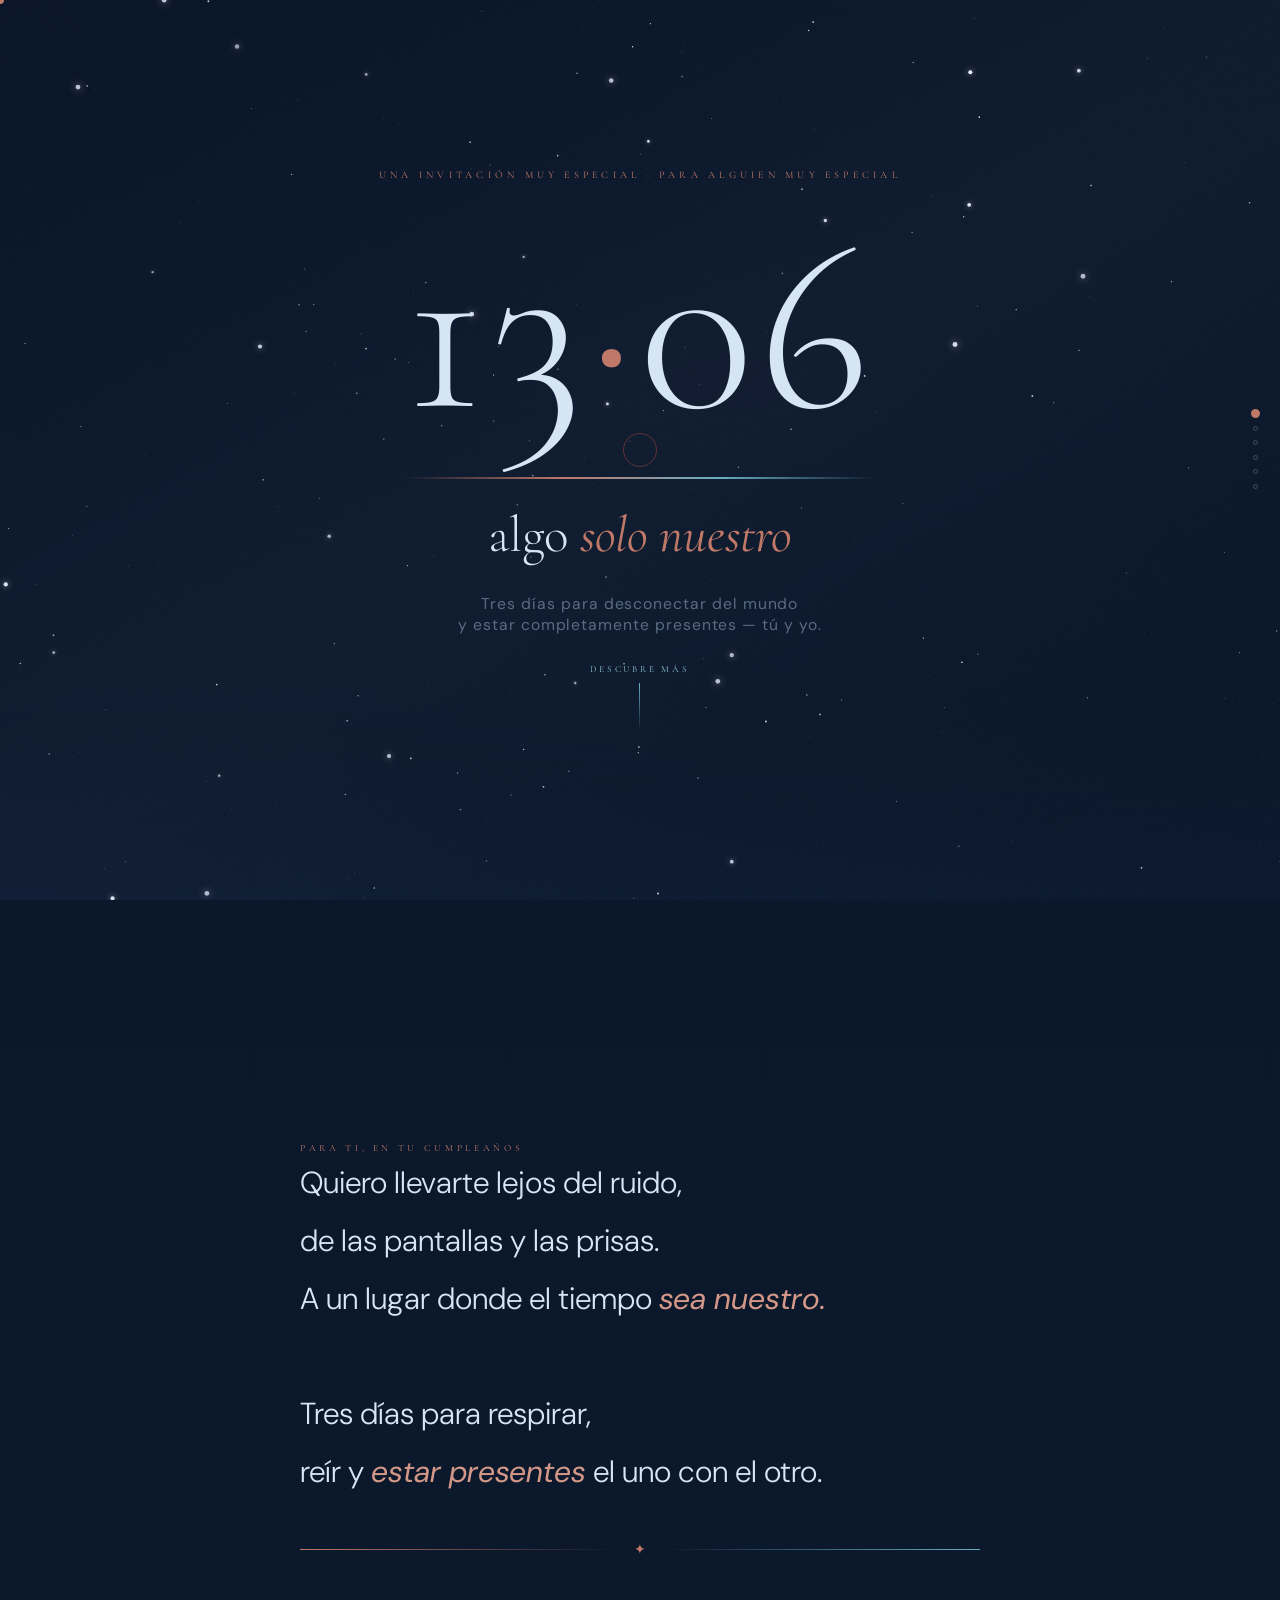
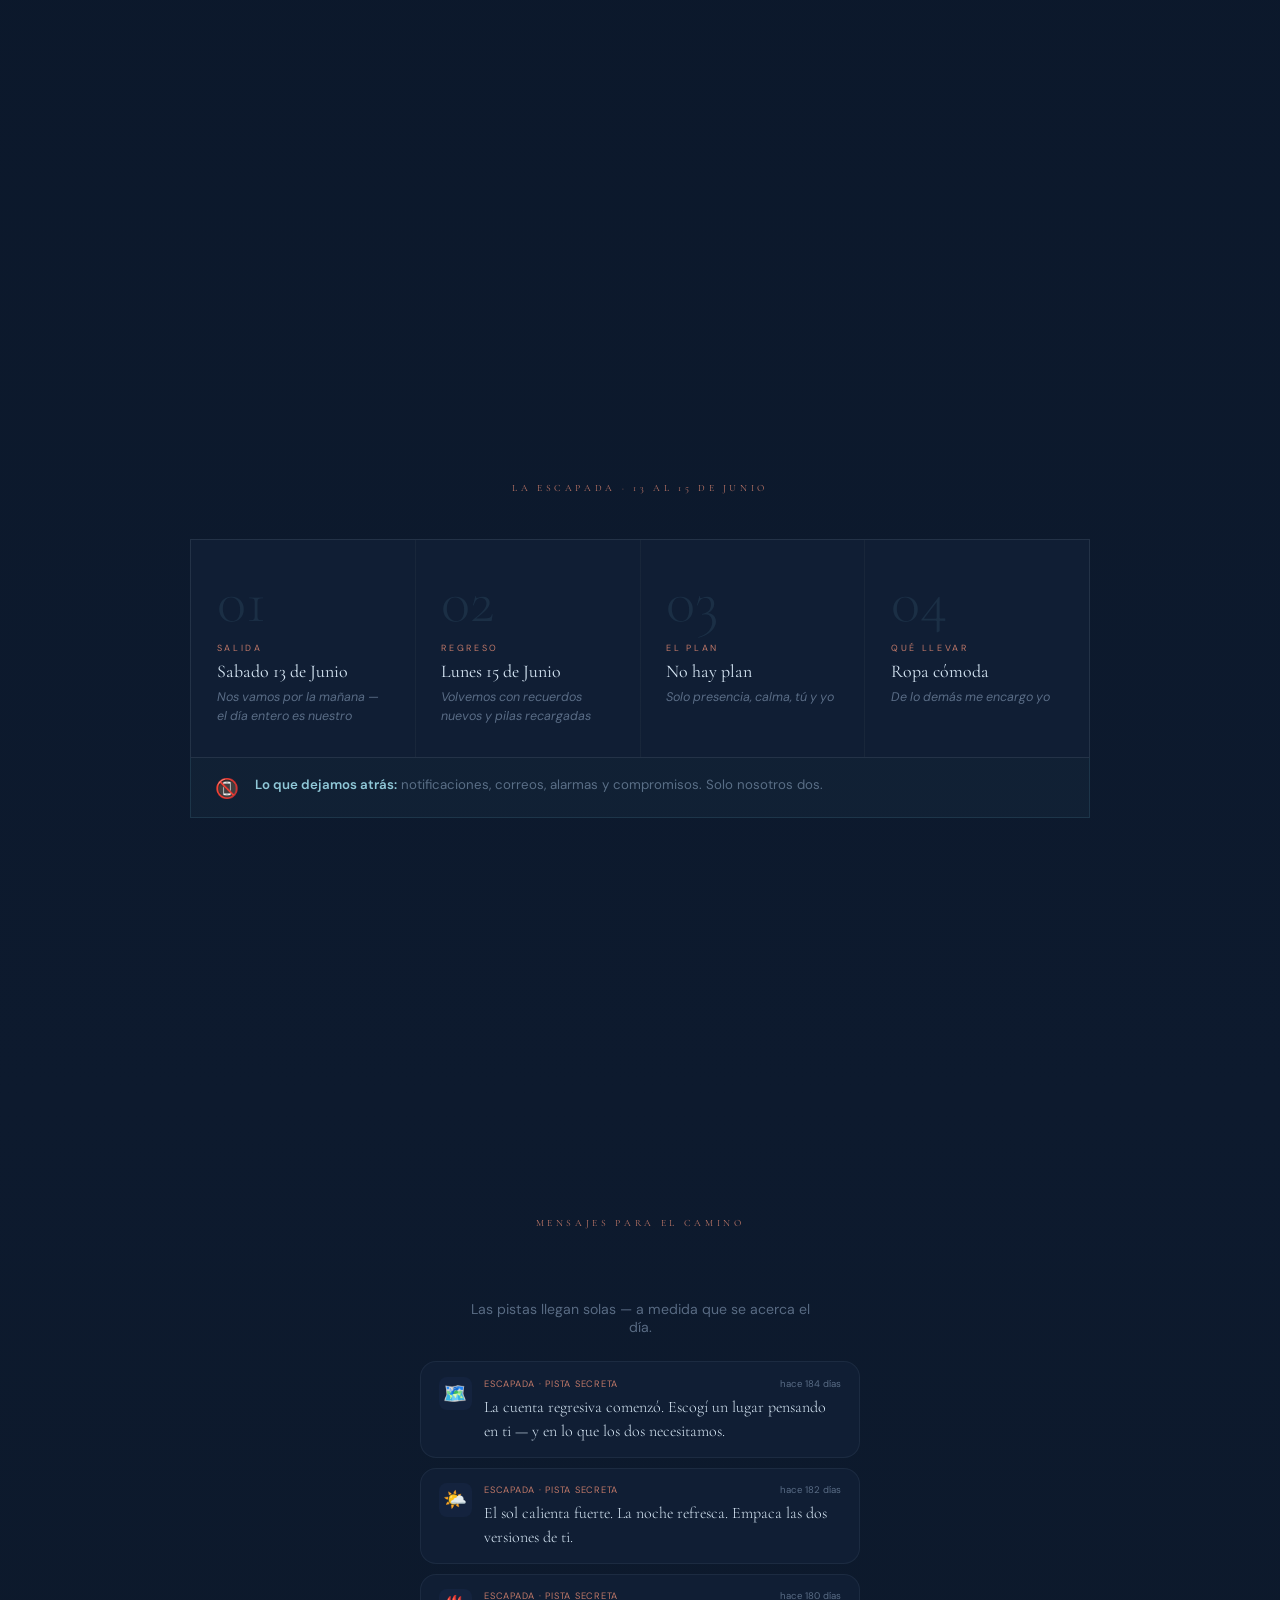
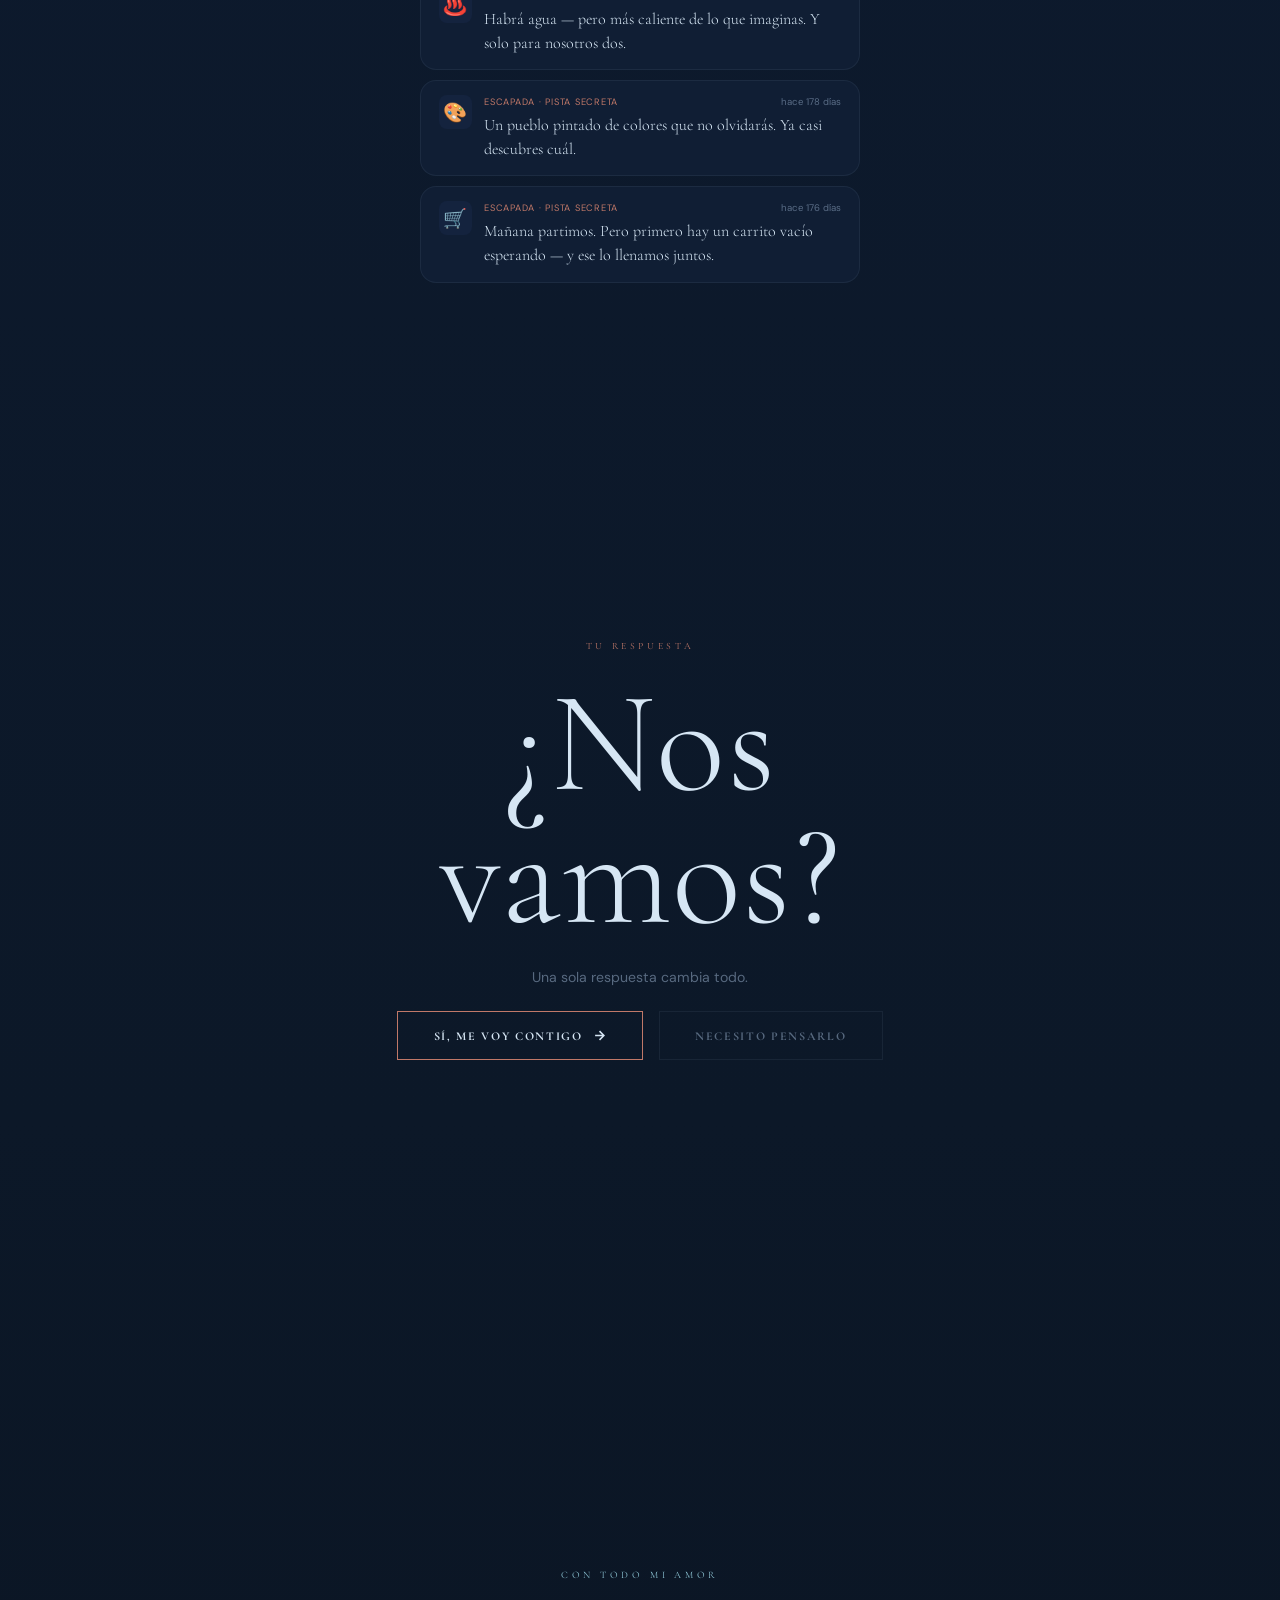
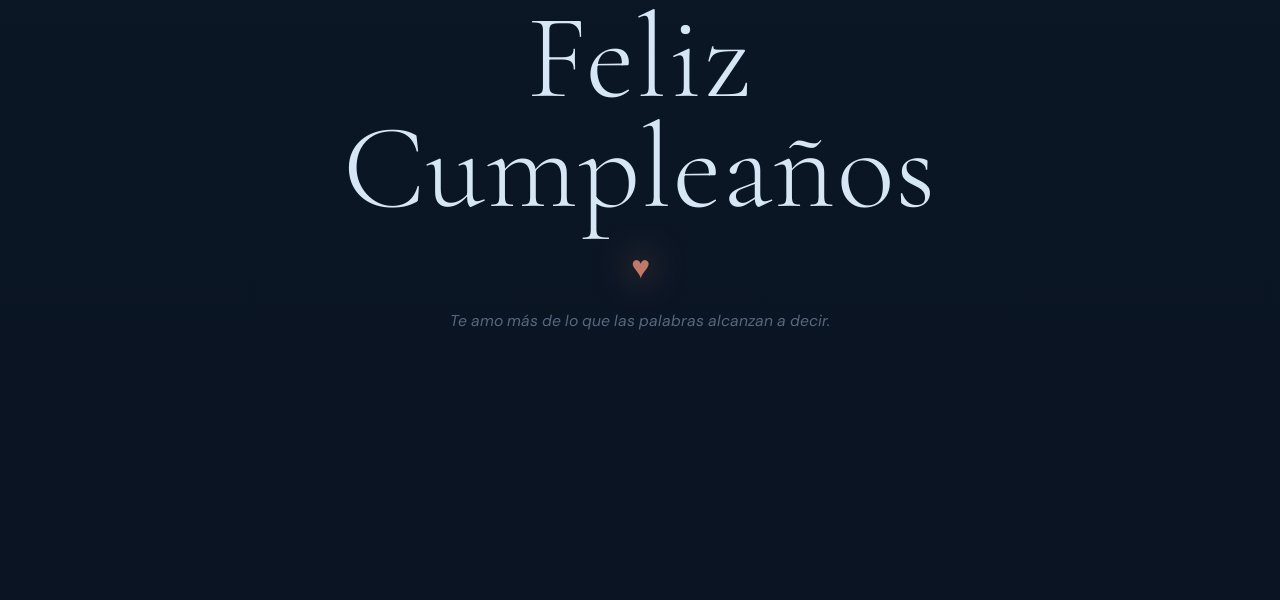
<file: index.html>
<!DOCTYPE html>
<html lang="es">
<head>
<meta charset="UTF-8"/>
<meta name="viewport" content="width=device-width, initial-scale=1.0"/>
<title>Solo Nosotros · 13·06</title>
<link rel="preconnect" href="https://fonts.googleapis.com"/>
<link href="https://fonts.googleapis.com/css2?family=Cormorant+Garamond:ital,wght@0,300;0,400;0,600;1,300;1,400&family=DM+Sans:ital,wght@0,300;0,400;0,500;1,300;1,400&display=swap" rel="stylesheet"/>
<link rel="stylesheet" href="styles.css"/>
</head>
<body>

<div id="cur"></div>
<div id="cur-ring"></div>
<div id="bar"></div>
<nav id="dots"></nav>
<canvas id="bg"></canvas>
<div id="toast"></div>

<!-- MODAL ─ Packing list -->
<div class="modal-overlay" id="modal">
  <div class="modal">
    <button class="modal-close" onclick="closeModal()">&times;</button>
    <span class="modal-ey">Antes de partir…</span>
    <h3 class="modal-title">Tu lista secreta</h3>
    <p class="modal-hint">No preguntes por qué. Solo confía.</p>
    <div class="modal-photo">
      <img src="photo.jpg" alt="Nosotros"/>
    </div>
    <div class="modal-items">
      <div class="modal-item">
        <span class="modal-icon">🧴</span>
        <div>
          <span class="modal-item-name">Protección solar</span>
          <span class="modal-item-clue">Puede que el sol nos encuentre…</span>
        </div>
      </div>
      <div class="modal-item">
        <span class="modal-icon">🕶️</span>
        <div>
          <span class="modal-item-name">Gafas de sol</span>
          <span class="modal-item-clue">Para lo que brilla, mejor ir preparado.</span>
        </div>
      </div>
      <div class="modal-item" data-unlock="7">
        <span class="modal-icon">🧥</span>
        <div>
          <span class="modal-item-name">Chaqueta</span>
          <span class="modal-item-clue">Las noches allá tienen su propia temperatura.</span>
        </div>
      </div>
      <div class="modal-item" data-unlock="5">
        <span class="modal-icon">🩳</span>
        <div>
          <span class="modal-item-name">Pantaloneta</span>
          <span class="modal-item-clue">No es la piscina — el agua está más caliente de lo que imaginas.</span>
        </div>
      </div>
      <div class="modal-item">
        <span class="modal-icon">📖</span>
        <div>
          <span class="modal-item-name">Scrabble</span>
          <span class="modal-item-clue">Triple puntuación: escapada, contigo, perfecta.</span>
        </div>
      </div>
      <div class="modal-item">
        <span class="modal-icon">🍳</span>
        <div>
          <span class="modal-item-name">Delantal</span>
          <span class="modal-item-clue">El menú lo decidimos juntos — pasillo a pasillo.</span>
        </div>
      </div>
      <div class="modal-item">
        <span class="modal-icon">⚡</span>
        <div>
          <span class="modal-item-name">Muchas ganas</span>
          <span class="modal-item-clue">Lo más importante de todo.</span>
        </div>
      </div>
    </div>
    <button class="btn btn-primary modal-btn" onclick="closeModal()"><span>Entendido —</span></button>
  </div>
</div>

<!-- S0 ─ HERO -->
<section id="s0">
  <div class="hero-wrap">
    <p class="hero-ey">Una invitación muy especial · para alguien muy especial</p>
    <h1 class="hero-date" id="heroDate">13<span class="hero-sep">·</span>06</h1>
    <p class="hero-claim">algo <em>solo nuestro</em></p>
    <p class="hero-sub">
      Tres días para desconectar del mundo<br/>
      y estar completamente presentes — tú y yo.
    </p>
    <div class="scroll-cue">
      <span>descubre más</span>
      <div class="scroll-line"></div>
    </div>
  </div>
</section>

<!-- S1 ─ MENSAJE -->
<section id="s1">
  <div class="msg-wrap">
    <span class="eyebrow">Para ti, en tu cumpleaños</span>
    <p class="msg-body">
      <span class="ml">Quiero llevarte lejos del ruido,</span>
      <span class="ml">de las pantallas y las prisas.</span>
      <span class="ml">A un lugar donde el tiempo <em>sea nuestro.</em></span>
      <span class="ml">&nbsp;</span>
      <span class="ml">Tres días para respirar,</span>
      <span class="ml">reír y <em>estar presentes</em> el uno con el otro.</span>
    </p>
    <div class="divider">
      <div class="div-line div-line--l"></div>
      <span class="div-glyph">✦</span>
      <div class="div-line div-line--r"></div>
    </div>
  </div>
</section>

<!-- S2 ─ DETALLES -->
<section id="s2">
  <span class="eyebrow sec-ey">La escapada · 13 al 15 de Junio</span>
  <div class="cards-grid">
    <div class="card tilt-card">
      <div class="card-num">01</div>
      <span class="card-label">Salida</span>
      <div class="card-val">Sabado 13 de Junio</div>
      <p class="card-note">Nos vamos por la mañana — el día entero es nuestro</p>
    </div>
    <div class="card tilt-card">
      <div class="card-num">02</div>
      <span class="card-label">Regreso</span>
      <div class="card-val">Lunes 15 de Junio</div>
      <p class="card-note">Volvemos con recuerdos nuevos y pilas recargadas</p>
    </div>
    <div class="card tilt-card">
      <div class="card-num">03</div>
      <span class="card-label">El plan</span>
      <div class="card-val">No hay plan</div>
      <p class="card-note">Solo presencia, calma, tú y yo</p>
    </div>
    <div class="card tilt-card">
      <div class="card-num">04</div>
      <span class="card-label">Qué llevar</span>
      <div class="card-val">Ropa cómoda</div>
      <p class="card-note">De lo demás me encargo yo</p>
    </div>
  </div>
  <div class="info-strip">
    <span class="strip-icon">📵</span>
    <div>
      <strong>Lo que dejamos atrás:</strong> notificaciones, correos, alarmas y compromisos. Solo nosotros dos.
    </div>
  </div>
</section>

<!-- S-CLUES ─ PISTAS -->
<section id="s-clues">
  <span class="eyebrow sec-ey">Mensajes para el camino</span>
  <p class="clues-sub">Las pistas llegan solas — a medida que se acerca el día.</p>
  <div class="notif-feed" id="notifFeed"></div>
</section>

<!-- S3 ─ RSVP -->
<section id="s3">
  <span class="eyebrow">Tu respuesta</span>
  <h2 class="rsvp-q">¿Nos<br/>vamos?</h2>
  <p class="rsvp-hint">Una sola respuesta cambia todo.</p>
  <div class="btn-group" id="btnGroup">
    <button class="btn btn-primary magnetic" onclick="rsvp(true)">
      <span>Sí, me voy contigo</span>
      <svg viewBox="0 0 24 24" fill="none" stroke="currentColor" stroke-width="2.5" aria-hidden="true"><path d="M5 12h14M12 5l7 7-7 7"/></svg>
    </button>
    <button class="btn btn-ghost magnetic" onclick="rsvp(false)">
      <span>Necesito pensarlo</span>
    </button>
  </div>
  <div class="rsvp-resp" id="rsvpResp">
    <div class="resp-icon" id="respIcon"></div>
    <p class="resp-tx" id="respTx"></p>
    <p class="resp-sb" id="respSb"></p>
    <button class="btn btn-sm" id="packBtn" onclick="openModal()" style="display:none"><span>Ver qué llevar →</span></button>
    <button class="btn-reset" id="resetBtn" onclick="rsvpReset()" style="display:none">← Cambiar respuesta</button>
  </div>
</section>

<!-- S4 ─ CIERRE -->
<section id="s4">
  <p class="cl-pre">Con todo mi amor</p>
  <h2 class="cl-main">Feliz<br/>Cumpleaños</h2>
  <div class="cl-heart">♥</div>
  <p class="cl-sign">Te amo más de lo que las palabras alcanzan a decir.</p>
</section>

<script src="script.js"></script>
</body>
</html>
</file>
<file: styles.css>
/* ══════════════════════════════════════
   TOKENS
══════════════════════════════════════ */
:root {
  --bg:       #0c1a2c;
  --surface:  #101e34;
  --surface2: #14233e;
  --text:     #d6e6f4;
  --muted:    rgba(185,210,238,.44);
  --amber:    #c07868;
  --amber-lt: #d49888;
  --teal:     #6aaec4;
  --teal-lt:  #90c8d8;
  --border:   rgba(185,210,238,.07);
  --fh: 'Cormorant Garamond', serif;
  --fb: 'DM Sans', sans-serif;
  --ease: cubic-bezier(.16,1,.3,1);
}

*,*::before,*::after { box-sizing: border-box; margin: 0; padding: 0; }
html { scroll-behavior: smooth; scroll-snap-type: y mandatory; }
body {
  background: linear-gradient(180deg,#0a1628 0%,#0d1a2e 50%,#0c1828 80%,#0a1422 100%);
  color: var(--text);
  font-family: var(--fb);
  overflow-x: hidden;
  cursor: none;
}

/* ── Cursor ── */
#cur {
  position: fixed; width: 8px; height: 8px;
  background: var(--amber); border-radius: 50%;
  pointer-events: none; z-index: 9999;
  transform: translate(-50%,-50%);
  transition: width .2s var(--ease), height .2s var(--ease), background .2s;
}
#cur.big { width: 14px; height: 14px; background: var(--amber-lt); }
#cur-ring {
  position: fixed; width: 34px; height: 34px;
  border: 1px solid rgba(240,90,58,.35); border-radius: 50%;
  pointer-events: none; z-index: 9998;
  transform: translate(-50%,-50%);
}
@media(hover:none){ #cur,#cur-ring{ display:none; } body{ cursor:auto; } }

/* ── Canvas ── */
#bg { position: fixed; inset: 0; z-index: 0; pointer-events: none; }

/* ── Progress bar ── */
#bar {
  position: fixed; top: 0; left: 0; height: 2px; width: 0;
  background: linear-gradient(90deg, var(--teal), var(--amber));
  z-index: 1000; transition: width .1s linear;
}

/* ── Nav dots ── */
#dots {
  position: fixed; right: 1.4rem; top: 50%;
  transform: translateY(-50%);
  display: flex; flex-direction: column; gap: .6rem; z-index: 200;
}
.dot {
  width: 5px; height: 5px; border-radius: 50%;
  border: 1px solid rgba(237,240,236,.22);
  background: transparent; cursor: pointer;
  transition: all .3s var(--ease);
}
.dot.on { background: var(--amber); border-color: var(--amber); transform: scale(1.8); }
@media(max-width:500px){ #dots{ right:.6rem; } }

/* ── Section base ── */
section {
  position: relative; z-index: 1;
  min-height: 100svh; scroll-snap-align: start;
  display: flex; flex-direction: column;
  align-items: center; justify-content: center;
  padding: clamp(2.5rem,6vw,5rem) clamp(1.2rem,5vw,2rem); overflow: hidden;
}

/* ══════════════════════════════════════
   S0 — HERO
══════════════════════════════════════ */
#s0 { text-align: center; gap: 1.8rem; }

.hero-wrap {
  display: flex; flex-direction: column;
  align-items: center; gap: clamp(1rem,3vw,1.8rem);
  will-change: transform;
}

.hero-ey {
  font-family: var(--fh);
  font-size: .63rem; letter-spacing: .42em; text-transform: uppercase;
  color: var(--amber);
  opacity: 0; animation: fup .9s var(--ease) forwards .25s;
}

.hero-date {
  font-family: var(--fh); font-size: clamp(4.5rem,22vw,15rem);
  font-weight: 300; line-height: 1; letter-spacing: .02em;
  color: var(--text); white-space: nowrap;
  opacity: 0; animation: fup 1.1s var(--ease) forwards .45s;
  position: relative; display: inline-block;
  padding-bottom: .12em;
}
.hero-date::after {
  content: '';
  position: absolute; bottom: 0; left: 0; right: 0; height: 2px;
  background: linear-gradient(90deg, transparent, var(--amber), var(--teal), transparent);
}
.hero-sep { color: var(--amber); }

.hero-claim {
  font-family: var(--fh); font-size: clamp(1.6rem,5.5vw,3.2rem);
  font-weight: 300; line-height: 1.1; color: var(--text);
  opacity: 0; animation: fup 1s var(--ease) forwards .7s;
}
.hero-claim em { font-style: italic; font-weight: 400; color: var(--amber); }

.hero-sub {
  font-size: clamp(.82rem,2vw,.98rem); color: var(--muted); letter-spacing: .06em;
  opacity: 0; animation: fup .9s var(--ease) forwards .95s;
}

.scroll-cue {
  display: flex; flex-direction: column; align-items: center; gap: .5rem;
  opacity: 0; animation: fup .8s var(--ease) forwards 1.4s;
}
.scroll-cue span { font-family: var(--fh); font-size: .58rem; letter-spacing: .3em; text-transform: uppercase; color: var(--teal-lt); }
.scroll-line { width: 1px; height: 48px; background: linear-gradient(to bottom, var(--teal), transparent); animation: pulse-ln 2s ease-in-out infinite; }

/* ══════════════════════════════════════
   SHARED — Eyebrow & divider
══════════════════════════════════════ */
.eyebrow {
  display: block; font-family: var(--fh);
  font-size: .6rem; letter-spacing: .38em; text-transform: uppercase;
  color: var(--amber);
  transform: translateX(-14px); opacity: 0;
  transition: transform .8s var(--ease), opacity .8s ease;
}
.vis .eyebrow { transform: none; opacity: 1; }

.divider {
  display: flex; align-items: center; gap: 1rem; margin-top: 2.5rem;
  transform: scaleX(0); opacity: 0; transform-origin: left;
  transition: transform 1s var(--ease) .75s, opacity .9s ease .75s;
}
.vis .divider { transform: scaleX(1); opacity: 1; }
.div-line { flex: 1; height: 1px; }
.div-line--l { background: linear-gradient(90deg, var(--amber), transparent); }
.div-line--r { background: linear-gradient(90deg, transparent, var(--teal)); }
.div-glyph { color: var(--amber); font-size: .85rem; flex-shrink: 0; }

/* ══════════════════════════════════════
   S1 — MENSAJE
══════════════════════════════════════ */
.msg-wrap { max-width: 680px; width: 100%; }

.msg-body {
  font-size: clamp(1.18rem,3.2vw,1.9rem);
  font-weight: 300; line-height: 1.9; color: var(--text);
}
.msg-body em { font-style: italic; font-weight: 400; color: var(--amber-lt); }

.ml {
  display: block; transform: translateY(22px); opacity: 0;
  transition: transform .85s var(--ease), opacity .85s ease;
}
.vis .ml { transform: none; opacity: 1; }
.vis .ml:nth-child(1){ transition-delay:.04s }
.vis .ml:nth-child(2){ transition-delay:.13s }
.vis .ml:nth-child(3){ transition-delay:.22s }
.vis .ml:nth-child(4){ transition-delay:.31s }
.vis .ml:nth-child(5){ transition-delay:.40s }
.vis .ml:nth-child(6){ transition-delay:.50s }
.vis .ml:nth-child(7){ transition-delay:.60s }

/* ══════════════════════════════════════
   S2 — DETALLES
══════════════════════════════════════ */
#s2 { gap: 0; }
.sec-ey { margin-bottom: 2.8rem; }

.cards-grid {
  display: grid;
  grid-template-columns: repeat(auto-fit, minmax(200px,1fr));
  gap: 1px; width: 100%; max-width: 900px;
  background: var(--border);
  border: 1px solid var(--border);
}

.card {
  background: var(--surface);
  padding: clamp(1.2rem,3vw,2rem) clamp(1rem,2.5vw,1.6rem);
  position: relative; overflow: hidden;
  transform: translateY(28px); opacity: 0;
  transition: transform .75s var(--ease), opacity .75s ease,
              box-shadow .3s ease, background .3s;
  transform-style: preserve-3d;
  cursor: default;
}
.vis .card { transform: translateY(0); opacity: 1; }
.vis .card:nth-child(1){ transition-delay:.04s }
.vis .card:nth-child(2){ transition-delay:.12s }
.vis .card:nth-child(3){ transition-delay:.20s }
.vis .card:nth-child(4){ transition-delay:.28s }

.card::before {
  content: ''; position: absolute; top: 0; left: 0; right: 0; height: 2px;
  background: linear-gradient(90deg, var(--amber), var(--teal));
  transform: scaleX(0); transform-origin: left;
  transition: transform .4s var(--ease);
}
.card:hover::before { transform: scaleX(1); }
.card:hover { background: var(--surface2); box-shadow: 0 12px 40px rgba(0,0,0,.5); }

.card-num {
  font-family: var(--fh); font-size: clamp(2rem,6vw,3.8rem); font-weight: 300;
  line-height: 1; color: rgba(106,174,196,.12);
  user-select: none; margin-bottom: .6rem;
  transition: color .3s;
}
.card:hover .card-num { color: rgba(192,120,104,.14); }

.card-label {
  font-family: var(--fb); font-size: .56rem; letter-spacing: .3em;
  text-transform: uppercase; color: var(--amber);
  display: block; margin-bottom: .35rem;
}
.card-val {
  font-family: var(--fh); font-size: 1.12rem; font-weight: 400;
  color: var(--text); line-height: 1.3;
}
.card-note {
  font-size: .78rem; color: var(--muted); font-style: italic;
  margin-top: .3rem; line-height: 1.5;
}

.info-strip {
  display: flex; align-items: flex-start; gap: 1rem;
  background: rgba(106,174,196,.05);
  border: 1px solid rgba(106,174,196,.14);
  border-top: none;
  padding: 1rem 1.5rem; max-width: 900px; width: 100%;
  transform: translateY(18px); opacity: 0;
  transition: all .8s var(--ease) .38s;
}
.vis .info-strip { transform: none; opacity: 1; }
.strip-icon { font-size: 1.2rem; flex-shrink: 0; padding-top: .1rem; }
.info-strip div { font-size: .83rem; color: var(--muted); line-height: 1.6; }
.info-strip strong { color: var(--teal-lt); font-weight: 600; }

/* ══════════════════════════════════════
   S-CLUES — NOTIFICATION FEED
══════════════════════════════════════ */
#s-clues { gap: 1.6rem; }

.clues-sub {
  font-size: .88rem; color: var(--muted); max-width: 36ch; text-align: center;
  transform: translateY(14px); opacity: 0;
  transition: transform .8s var(--ease) .1s, opacity .8s ease .1s;
}
.vis .clues-sub { transform: none; opacity: 1; }

.notif-feed {
  display: flex; flex-direction: column; gap: .6rem;
  width: 100%; max-width: 440px;
  transform: translateY(22px); opacity: 0;
  transition: transform .9s var(--ease) .2s, opacity .9s ease .2s;
}
.vis .notif-feed { transform: none; opacity: 1; }

.notif-card {
  background: var(--surface);
  border: 1px solid var(--border);
  border-radius: 16px;
  padding: .9rem 1.1rem;
  display: flex; gap: .75rem; align-items: flex-start;
}
.notif-card.locked { opacity: .42; }

.notif-app-icon {
  font-size: 1.2rem; flex-shrink: 0;
  width: 2.1rem; height: 2.1rem;
  display: flex; align-items: center; justify-content: center;
  background: var(--surface2); border-radius: 8px;
}

.notif-body { flex: 1; min-width: 0; }

.notif-header {
  display: flex; justify-content: space-between; align-items: baseline;
  gap: .5rem; margin-bottom: .3rem;
}

.notif-app {
  font-family: var(--fb); font-size: .58rem;
  letter-spacing: .08em; text-transform: uppercase;
  color: var(--amber); white-space: nowrap;
}

.notif-time {
  font-family: var(--fb); font-size: .6rem;
  color: var(--muted); white-space: nowrap; flex-shrink: 0;
}
.notif-card.locked .notif-time { color: var(--teal); }

.notif-msg {
  font-family: var(--fh); font-size: 1rem; font-weight: 300;
  color: var(--text); line-height: 1.5;
}
.notif-card.locked .notif-msg {
  filter: blur(6px); user-select: none; pointer-events: none;
}

/* ══════════════════════════════════════
   S3 — RSVP
══════════════════════════════════════ */
#s3 { text-align: center; gap: 1.6rem; }

.rsvp-q {
  font-family: var(--fh); font-size: clamp(2.8rem,14vw,9rem);
  font-weight: 300; line-height: .92; letter-spacing: .01em; color: var(--text);
  transform: translateY(28px); opacity: 0;
  transition: transform 1s var(--ease), opacity 1s ease;
}
.vis .rsvp-q { transform: none; opacity: 1; }

.rsvp-hint {
  font-size: .88rem; color: var(--muted);
  transform: translateY(16px); opacity: 0;
  transition: transform .8s var(--ease) .15s, opacity .8s ease .15s;
}
.vis .rsvp-hint { transform: none; opacity: 1; }

.btn-group {
  display: flex; gap: 1rem; flex-wrap: wrap; justify-content: center;
  transform: translateY(16px); opacity: 0;
  transition: transform .8s var(--ease) .28s, opacity .8s ease .28s;
}
.vis .btn-group { transform: none; opacity: 1; }

/* Buttons */
.btn {
  position: relative; overflow: hidden;
  font-family: var(--fh); font-size: .75rem; font-weight: 700;
  letter-spacing: .14em; text-transform: uppercase;
  padding: 1rem 2.2rem; border: 1px solid; border-radius: 0;
  cursor: pointer; background: transparent;
  transition: color .3s, transform .2s var(--ease);
  display: inline-flex; align-items: center; gap: .55rem;
}
.btn svg { width: 15px; height: 15px; flex-shrink: 0; }
.btn::before {
  content: ''; position: absolute; inset: 0;
  transform: translateX(-105%);
  transition: transform .36s cubic-bezier(.4,0,.2,1); z-index: 0;
}
.btn span, .btn svg { position: relative; z-index: 1; }
.btn:hover::before { transform: none; }

.btn-primary { border-color: var(--amber); color: var(--text); }
.btn-primary::before { background: var(--amber); }
.btn-primary:hover { color: var(--bg); }

.btn-ghost { border-color: var(--border); color: var(--muted); }
.btn-ghost::before { background: rgba(237,240,236,.06); }
.btn-ghost:hover { border-color: rgba(237,240,236,.3); color: var(--text); }

.btn-sm { font-size: .68rem; padding: .7rem 1.5rem; border-color: var(--teal); color: var(--teal-lt); }
.btn-sm::before { background: rgba(240,192,96,.14); }
.btn-reset { background: none; border: none; cursor: pointer; font-size: .72rem; color: var(--muted); letter-spacing: .04em; margin-top: .4rem; padding: .3rem .5rem; transition: color .2s; }
.btn-reset:hover { color: var(--text); }

/* RSVP response */
.rsvp-resp {
  display: none; flex-direction: column;
  align-items: center; gap: .8rem; text-align: center;
}
.rsvp-resp.show { display: flex; animation: fup .7s var(--ease); }
.resp-icon { font-size: 2.4rem; color: var(--amber); }
.resp-tx { font-family: var(--fh); font-size: 1.4rem; font-weight: 700; color: var(--text); }
.resp-sb { font-size: .82rem; color: var(--amber-lt); }

/* ══════════════════════════════════════
   S4 — CIERRE
══════════════════════════════════════ */
#s4 { text-align: center; gap: 1.4rem; }
.cl-pre {
  font-family: var(--fh); font-size: .62rem; letter-spacing: .38em;
  text-transform: uppercase; color: var(--teal-lt);
}
.cl-main {
  font-family: var(--fh); font-size: clamp(3rem,12vw,7.5rem);
  font-weight: 300; line-height: .92; letter-spacing: .01em; color: var(--text);
}
.cl-heart { font-size: 2rem; color: var(--amber); filter: drop-shadow(0 0 18px var(--amber)); }
.cl-sign { font-size: .98rem; font-style: italic; color: var(--muted); }

.cl-pre,.cl-main,.cl-heart,.cl-sign { opacity: 0; }
.cl-pre.in  { animation: fup .8s var(--ease) forwards; }
.cl-main.in { animation: fup 1s var(--ease) forwards .2s; }
.cl-heart.in{ animation: hb .9s var(--ease) forwards .55s; }
.cl-sign.in { animation: fup .8s var(--ease) forwards .85s; }

/* ══════════════════════════════════════
   MODAL
══════════════════════════════════════ */
.modal-overlay {
  position: fixed; inset: 0; z-index: 3000;
  background: rgba(7,9,11,.9); backdrop-filter: blur(10px);
  display: flex; align-items: center; justify-content: center;
  overflow-y: auto; padding: 1.5rem 0;
  opacity: 0; pointer-events: none; transition: opacity .4s ease;
}
.modal-overlay.open { opacity: 1; pointer-events: auto; }

.modal {
  position: relative; background: var(--surface);
  border: 1px solid rgba(106,174,196,.18);
  padding: 2.8rem 2.2rem 2rem; max-width: 440px; width: 90%;
  display: flex; flex-direction: column; align-items: center;
  gap: 1.1rem; text-align: center;
  transform: translateY(28px) scale(.96); opacity: 0;
  transition: transform .5s var(--ease) .1s, opacity .5s ease .1s;
}
.modal-overlay.open .modal { transform: none; opacity: 1; }

.modal-close {
  position: absolute; top: 1rem; right: 1.2rem;
  background: none; border: none; color: var(--muted);
  font-size: 1.4rem; cursor: pointer; transition: color .2s;
}
.modal-close:hover { color: var(--text); }

.modal-ey { font-family: var(--fh); font-size: .58rem; letter-spacing: .3em; text-transform: uppercase; color: var(--amber); }
.modal-title { font-family: var(--fh); font-size: clamp(1.6rem,5vw,2.2rem); font-weight: 300; color: var(--text); line-height: 1.1; }
.modal-hint { font-size: .86rem; color: var(--muted); font-style: italic; max-width: 26ch; line-height: 1.5; }

.modal-photo {
  width: 120px; height: 120px; overflow: hidden;
  border: 2px solid rgba(192,120,104,.3);
  box-shadow: 0 0 30px rgba(192,120,104,.12);
  opacity: 0; transform: scale(.85);
  transition: opacity .6s ease .15s, transform .6s var(--ease) .15s;
}
.modal-overlay.open .modal-photo { opacity: 1; transform: scale(1); }
.modal-photo img { width: 100%; height: 100%; object-fit: cover; }

.modal-items { width: 100%; display: flex; flex-direction: column; gap: 0; margin: .5rem 0; }
.modal-item {
  display: flex; align-items: center; gap: 1rem;
  padding: .85rem 1rem; text-align: left;
  border-bottom: 1px solid var(--border);
  opacity: 0; transform: translateX(-14px);
  transition: opacity .5s ease, transform .5s var(--ease);
}
.modal-overlay.open .modal-item:nth-child(1){ transition-delay:.25s }
.modal-overlay.open .modal-item:nth-child(2){ transition-delay:.38s }
.modal-overlay.open .modal-item:nth-child(3){ transition-delay:.51s }
.modal-overlay.open .modal-item:nth-child(4){ transition-delay:.64s }
.modal-overlay.open .modal-item:nth-child(5){ transition-delay:.77s }
.modal-overlay.open .modal-item { opacity: 1; transform: none; }

.modal-icon { font-size: 1.4rem; flex-shrink: 0; }
.modal-item-name { font-family: var(--fh); font-size: .92rem; font-weight: 700; color: var(--text); display: block; }
.modal-item-clue { font-size: .72rem; color: var(--muted); font-style: italic; display: block; margin-top: .1rem; transition: filter .4s ease; }
.modal-item-clue.clue-locked { filter: blur(5px); user-select: none; pointer-events: none; }
.modal-btn { margin-top: .4rem; }

/* ══════════════════════════════════════
   TOAST
══════════════════════════════════════ */
#toast {
  position: fixed; bottom: 2rem; left: 50%;
  transform: translateX(-50%) translateY(14px);
  background: var(--amber); color: var(--bg);
  font-family: var(--fh); font-size: .72rem; font-weight: 800; letter-spacing: .1em;
  padding: .7rem 1.6rem; opacity: 0;
  transition: opacity .4s, transform .4s;
  pointer-events: none; z-index: 2000; white-space: nowrap;
}
#toast.on { opacity: 1; transform: translateX(-50%) translateY(0); }

/* Grain */
body::after {
  content: ''; position: fixed; inset: 0; z-index: 500;
  pointer-events: none; opacity: .024;
  background-image: url("data:image/svg+xml,%3Csvg xmlns='http://www.w3.org/2000/svg' width='200' height='200'%3E%3Cfilter id='n'%3E%3CfeTurbulence type='fractalNoise' baseFrequency='.75' numOctaves='4' stitchTiles='stitch'/%3E%3C/filter%3E%3Crect width='200' height='200' filter='url(%23n)'/%3E%3C/svg%3E");
  background-size: 180px 180px;
}

/* ══════════════════════════════════════
   KEYFRAMES
══════════════════════════════════════ */
@keyframes fup { from{ opacity:0; transform:translateY(22px) } to{ opacity:1; transform:none } }
@keyframes hb { 0%{opacity:0;transform:scale(.3)} 60%{transform:scale(1.38)} 80%{transform:scale(.92)} 100%{opacity:1;transform:scale(1)} }
@keyframes pulse-ln { 0%,100%{transform:scaleY(1);opacity:.6} 50%{transform:scaleY(1.32);opacity:1} }

/* ══════════════════════════════════════
   REDUCED MOTION
══════════════════════════════════════ */
@media(prefers-reduced-motion:reduce){
  *, *::before, *::after { animation-duration:.01ms !important; transition-duration:.01ms !important; }
  html { scroll-snap-type: none; }
}

/* ══════════════════════════════════════
   RESPONSIVE
══════════════════════════════════════ */
@media(max-width:700px){
  .cards-grid { grid-template-columns: 1fr 1fr; }
  .eyebrow { letter-spacing: .22em; }
  .btn-group { flex-direction: column; align-items: stretch; width: min(100%,320px); }
  .btn { justify-content: center; }
  .scroll-line { height: 32px; }
}
@media(max-width:480px){
  .hero-ey { letter-spacing: .2em; font-size: .58rem; }
  .hero-sub { font-size: .82rem; }
  .msg-body { font-size: clamp(.98rem,4.5vw,1.85rem); }
  .cl-main { font-size: clamp(2.6rem,12vw,7.5rem); }
  .info-strip { padding: .85rem 1rem; }
  .info-strip div { font-size: .78rem; }
}
@media(max-width:420px){
  .cards-grid { grid-template-columns: 1fr; }
  .modal { padding: 2rem 1.2rem 1.5rem; }
  .modal-photo { width: 90px; height: 90px; }
}
</file>
